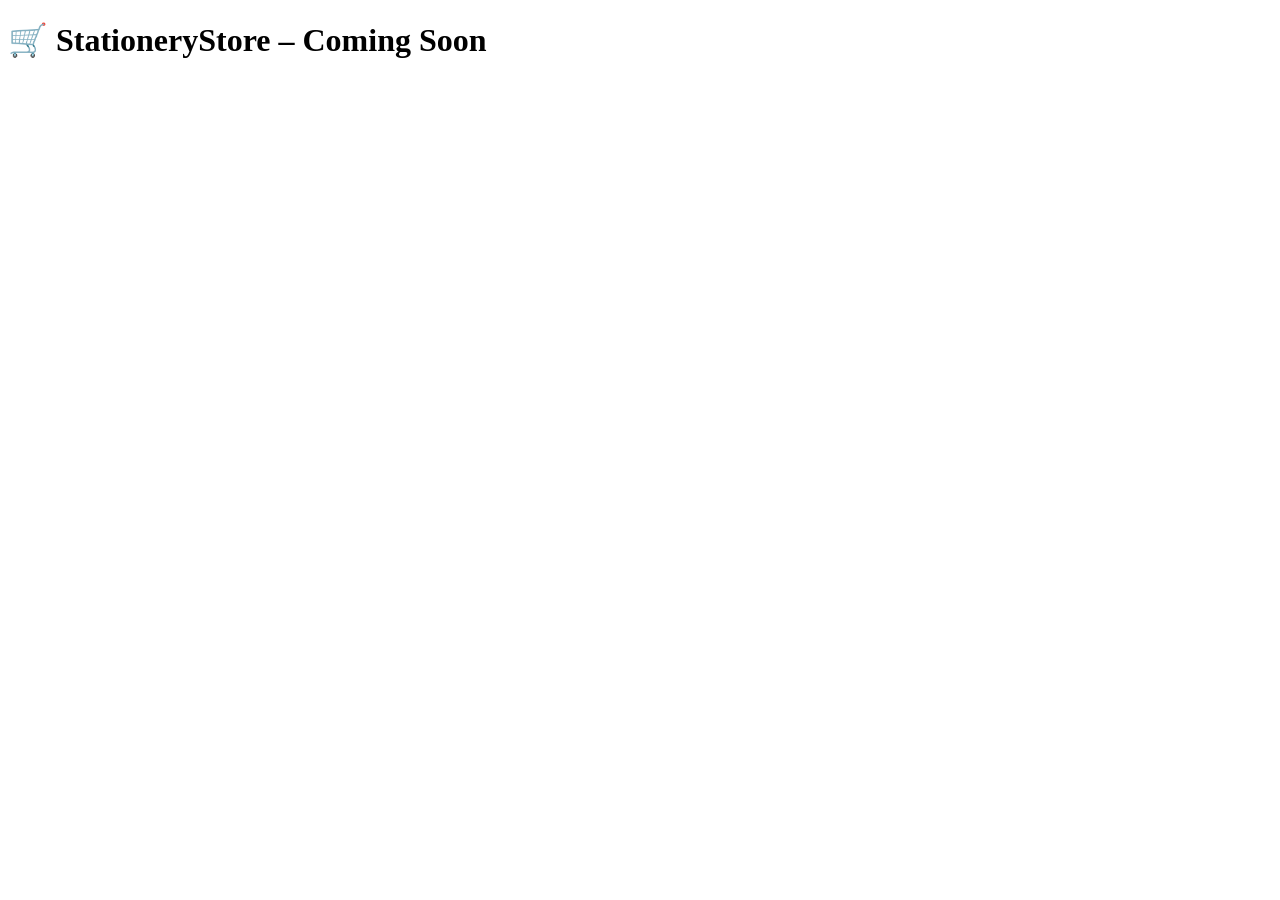
<file: index.html>
<!DOCTYPE html>
<html lang="vi">
<head>
  <meta charset="UTF-8" />
  <meta name="viewport" content="width=device-width, initial-scale=1.0" />
  <title>StationeryStore – Đồ Dùng Học Tập</title>
</head>
<body>
  <h1>🛒 StationeryStore – Coming Soon</h1>
</body>
</html>
</file>
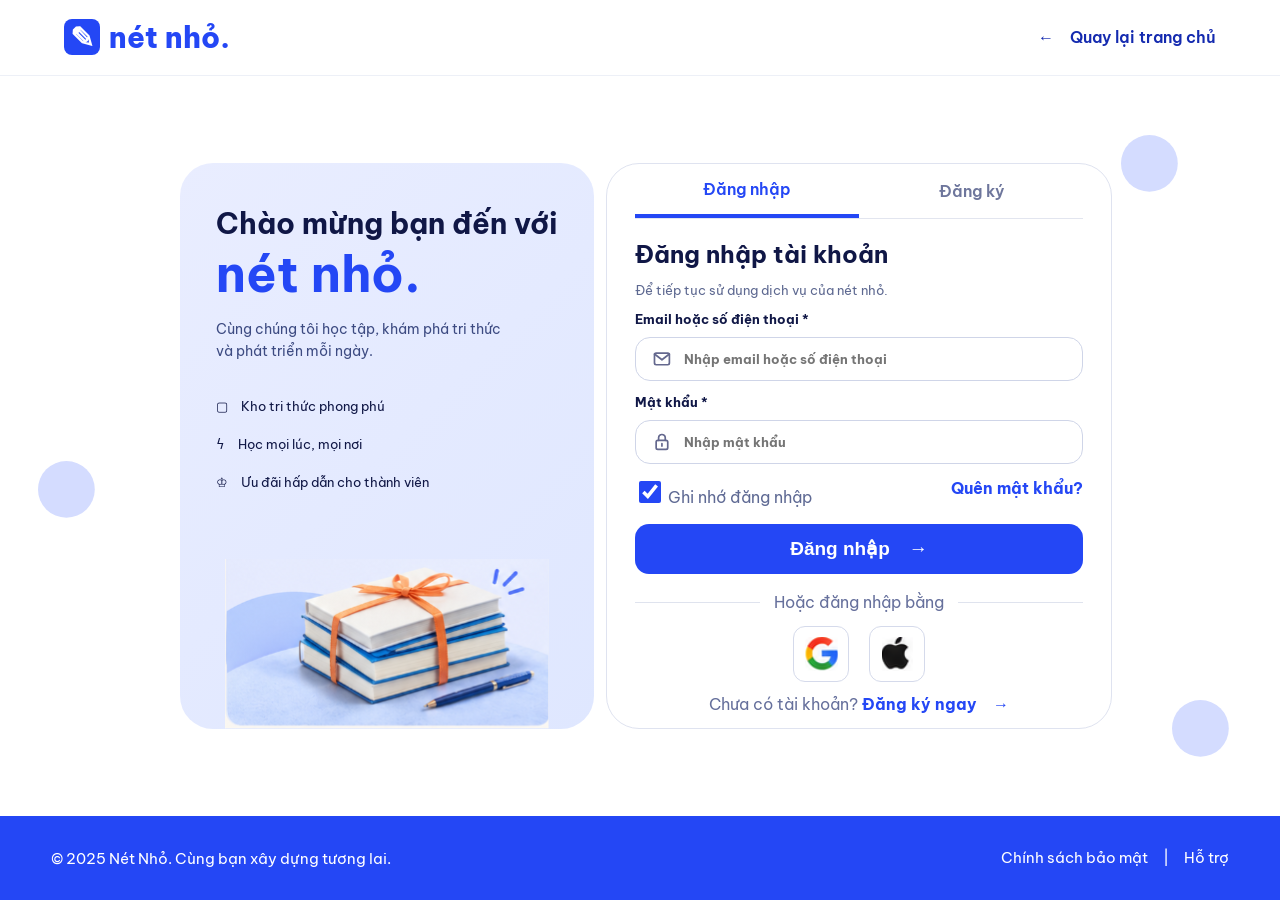
<file: pages/auth/login.html>
<!doctype html>
<html lang="vi">
  <head>
    <meta charset="utf-8" />
    <meta name="viewport" content="width=device-width,initial-scale=1" />
    <title>Đăng nhập | nét nhỏ.</title>
    <link rel="preconnect" href="https://fonts.googleapis.com" />
    <link
      href="https://fonts.googleapis.com/css2?family=Be+Vietnam+Pro:wght@400;500;600;700;800&display=swap"
      rel="stylesheet"
    />
    <link rel="stylesheet" href="../../css/auth/login.css" />
  </head>
  <body>
    <header class="login-header">
      <a class="brand" href="../../index.html"><span>✎</span>nét nhỏ.</a
      ><a class="home-link" href="../../index.html">←　Quay lại trang chủ</a>
    </header>
    <main class="login-page">
      <img
        class="login-decoration login-decoration--top"
        src="../../assets/images/login-decoration-circle.svg"
        alt=""
        aria-hidden="true"
      />
      <img
        class="login-decoration login-decoration--left"
        src="../../assets/images/login-decoration-circle.svg"
        alt=""
        aria-hidden="true"
      />
      <img
        class="login-decoration login-decoration--bottom"
        src="../../assets/images/login-decoration-circle.svg"
        alt=""
        aria-hidden="true"
      />
      <section class="login-box">
        <aside class="welcome">
          <h1>Chào mừng bạn đến với <strong>nét nhỏ.</strong></h1>
          <p>
            Cùng chúng tôi học tập, khám phá tri thức<br />và phát triển mỗi
            ngày.
          </p>
          <ul>
            <li>▢　Kho tri thức phong phú</li>
            <li>ϟ　Học mọi lúc, mọi nơi</li>
            <li>♔　Ưu đãi hấp dẫn cho thành viên</li>
          </ul>
          <img
            class="books"
            src="../../assets/images/books-illustration.svg"
            alt=""
            aria-hidden="true"
          />
        </aside>
        <section class="login-card">
          <div class="tabs" role="tablist" aria-label="Tài khoản">
            <button
              id="login-tab"
              class="active"
              type="button"
              role="tab"
              aria-selected="true"
              aria-controls="login-panel"
            >
              Đăng nhập
            </button>
            <button
              id="register-tab"
              type="button"
              role="tab"
              aria-selected="false"
              aria-controls="register-panel"
            >
              Đăng ký
            </button>
          </div>
          <section
            id="login-panel"
            role="tabpanel"
            aria-labelledby="login-tab"
          >
            <form>
              <h2>Đăng nhập tài khoản</h2>
              <p>Để tiếp tục sử dụng dịch vụ của nét nhỏ.</p>
              <label
                >Email hoặc số điện thoại *<input
                  class="input-icon input-icon--email"
                  type="email"
                  placeholder="Nhập email hoặc số điện thoại"
                  required
              /></label>
              <label
                >Mật khẩu *<input
                  class="input-icon input-icon--password"
                  type="password"
                  placeholder="Nhập mật khẩu"
                  required
              /></label>
              <div class="options">
                <label><input type="checkbox" checked /> Ghi nhớ đăng nhập</label>
                <a>Quên mật khẩu?</a>
              </div>
              <button class="login-button">Đăng nhập　→</button>
            </form>
            <div class="divider">Hoặc đăng nhập bằng</div>
            <div class="social">
              <button type="button" aria-label="Đăng nhập với Google" class="social-btn">
                <img
                  class="social-icon social-icon--google"
                  src="../../assets/icons/login-google.png"
                  alt=""
                />
              </button>
              <button type="button" aria-label="Đăng nhập với Apple" class="social-btn">
                <img
                  class="social-icon social-icon--apple"
                  src="../../assets/icons/login-apple.png"
                  alt=""
                />
              </button>
            </div>
            <p class="signup" >
              Chưa có tài khoản?
              <button class="text-button" type="button" data-show-register>
                Đăng ký ngay　→
              </button>
            </p>
          </section>
          <section
            id="register-panel"
            class="register-panel"
            role="tabpanel"
            aria-labelledby="register-tab"
            hidden
          >
            <form class="register-form">
              <h2>Tạo tài khoản</h2>
              <p>Đăng ký ngay để trải nghiệm nét nhỏ.</p>
              <label
                >Họ và tên *<input
                  type="text"
                  placeholder="Nhập họ và tên của bạn"
                  autocomplete="name"
                  required
              /></label>
              <label
                >Email *<input
                  type="email"
                  placeholder="Nhập địa chỉ email"
                  autocomplete="email"
                  required
              /></label>
              <label
                >Số điện thoại *<input
                  type="tel"
                  placeholder="Nhập số điện thoại"
                  autocomplete="tel"
                  required
              /></label>
              <label
                >Mật khẩu *<input
                  type="password"
                  placeholder="Tối thiểu 8 ký tự"
                  autocomplete="new-password"
                  minlength="8"
                  required
              /></label>
              <label
                >Xác nhận mật khẩu *<input
                  type="password"
                  placeholder="Nhập lại mật khẩu"
                  autocomplete="new-password"
                  minlength="8"
                  required
              /></label>
              <label class="terms">
                <input type="checkbox" required />
                <span
                  >Tôi đồng ý với Điều khoản sử dụng và Chính sách bảo mật của
                  nét nhỏ.</span
                >
              </label>
              <button class="login-button" type="submit">
                Tạo tài khoản　→
              </button>
            </form>
            <p class="signup">
              Đã có tài khoản?
              <button class="text-button" type="button" data-show-login>
                Đăng nhập ngay　→
              </button>
            </p>
          </section>
        </section>
      </section>
    </main>
    <footer>
      <span>© 2025 Nét Nhỏ. Cùng bạn xây dựng tương lai.</span
      ><span>Chính sách bảo mật　|　Hỗ trợ</span>
    </footer>
    <script src="../../js/auth/auth-tabs.js"></script>
  </body>
</html>
</file>
<file: css/auth/login.css>
:root {
    --b: #2447f5;
    --ink: #101746;
}

* {
    box-sizing: border-box;
}

body {
    margin: 0;
    min-height: 100vh;
    display: flex;
    flex-direction: column;
    color: var(--ink);
    font-family: "Be Vietnam Pro", Arial, sans-serif;
}

a,
button,
input {
    cursor: pointer;
}

a {
    text-decoration: none;
    color: inherit;
}

.login-header {
    height: 76px;
    display: flex;
    align-items: center;
    justify-content: space-between;
    padding: 0 5%;
    border-bottom: 1px solid #edf0f7;
}

.brand {
    color: var(--b);
    font-size: 29px;
    font-weight: 800;
}

.brand span {
    display: inline-grid;
    place-items: center;
    width: 36px;
    height: 36px;
    margin-right: 9px;
    border-radius: 8px;
    background: var(--b);
    color: white;
}

.home-link {
    color: #142aaf;
    font-weight: 600;
}

.login-page {
    position: relative;
    flex: 1;
    display: grid;
    place-items: center;
    padding: 20px;
    overflow: hidden;
    background: #fff;
}

.login-decoration {
    position: absolute;
    width: 57px;
    height: 57px;
    pointer-events: none;
}

.login-decoration--top {
    top: 8%;
    right: 8%;
}

.login-decoration--left {
    top: 52%;
    left: 3%;
}

.login-decoration--bottom {
    right: 4%;
    bottom: 8%;
}

.login-box {
    position: relative;
    z-index: 1;
    width: min(920px, 100%);
    min-height: 520px;
    display: grid;
    grid-template-columns: 45% 55%;
    gap: 12px;
}

.welcome {
    position: relative;
    overflow: hidden;
    padding: 42px 36px;
    background: linear-gradient(135deg, #e9edff, #dfe7ff);
    border-radius: 33px;
}

.welcome h1 {
    margin: 0;
    font-size: 29px;
}

.welcome h1 strong {
    display: block;
    color: var(--b);
    font-size: 50px;
}

.welcome p {
    font-size: 14px;
    color: #3d4b82;
    line-height: 1.55;
}

.welcome ul {
    padding: 12px 0;
    list-style: none;
    font-size: 13px;
    line-height: 2.9;
}

.books {
    position: absolute;
    bottom: 0;
    left: 0;
    width: 100%;
    height: 170px;
    object-fit: contain;
    object-position: center bottom;
}

.login-card {
    padding: 0 28px;
    border: 1px solid #dfe3f0;
    border-radius: 33px;
    background: #fff;
}

.tabs {
    display: flex;
    height: 55px;
    border-bottom: 1px solid #e2e5ef;
}

.tabs button {
    width: 50%;
    border: 0;
    background: transparent;
    color: #6e769c;
    font: inherit;
    font-size: 16px;
    font-weight: 600;
}

.tabs .active {
    color: var(--b);
    border-bottom: 4px solid var(--b);
}

.register-panel[hidden] {
    display: none;
}

form {
    padding-top: 20px;
}

h2 {
    margin: 0 0 10px;
    font-size: 24px;
}

form > p {
    color: #5e6991;
    font-size: 13px;
}

form > label {
    display: block;
    margin: 13px 0;
    font-size: 13px;
    font-weight: 700;
}

form input:not([type="checkbox"]) {
    display: block;
    width: 100%;
    height: 44px;
    margin-top: 10px;
    padding: 0 19px;
    border: 1px solid #cfd5e8;
    border-radius: 15px;
    font: inherit;
    font-size: 13px;
}

form input.input-icon {
    padding-left: 48px;
    background-repeat: no-repeat;
    background-position: 16px center;
    background-size: 20px 20px;
}

.input-icon--email {
    background-image: url("../../assets/icons/email.svg");
}

.input-icon--password {
    background-image: url("../../assets/icons/lock.svg");
}

.options {
    display: flex;
    justify-content: space-between;
    margin: 14px 0 17px;
    color: #5f6a94;
}

.options input {
    width: 22px;
    height: 22px;
    accent-color: var(--b);
}

.options a,
.signup a {
    color: var(--b);
    font-weight: 700;
}

.text-button {
    padding: 0;
    border: 0;
    background: transparent;
    color: var(--b);
    font: inherit;
    font-weight: 700;
}

.login-button {
    width: 100%;
    height: 50px;
    border: 0;
    border-radius: 14px;
    background: var(--b);
    color: #fff;
    font-size: 19px;
    font-weight: 700;
}

.register-form {
    padding-top: 18px;
}

.register-form > p {
    margin: 0 0 12px;
}

.register-form > label {
    margin: 9px 0;
}

.register-form input:not([type="checkbox"]) {
    height: 38px;
    margin-top: 6px;
    border-radius: 10px;
}

.register-form .terms {
    display: flex;
    align-items: flex-start;
    gap: 8px;
    margin: 12px 0;
    color: #5f6a94;
    font-size: 11px;
    font-weight: 400;
    line-height: 1.5;
}

.terms input {
    flex: 0 0 auto;
    width: 16px;
    height: 16px;
    margin: 0;
    accent-color: var(--b);
}

.register-panel .signup {
    margin: 12px 0;
}

.divider {
    display: flex;
    align-items: center;
    gap: 14px;
    margin: 18px 0 14px;
    color: #66709c;
}

.divider:before,
.divider:after {
    content: "";
    flex: 1;
    border-top: 1px solid #dfe3ee;
}

.social {
    display: flex;
    justify-content: center;
    gap: 20px;
}

.social button {
    width: 56px;
    height: 56px;
    border: 1px solid #d5daeb;
    border-radius: 12px;
    background: #fff;
    display: inline-flex;
    align-items: center;
    justify-content: center;
    padding: 0;
}

.social-icon {
    max-width: 70%;
    max-height: 70%;
    display: block;
}

.social-icon--google {
    width: 33px;
}

.social-icon--apple {
    width: 31px;
}

.signup {
    margin: 16px 0 0;
    text-align: center;
    color: #66709c;
    margin: 12px 0;
}

footer {
    height: 84px;
    display: flex;
    align-items: center;
    justify-content: space-between;
    padding: 0 4%;
    background: var(--b);
    color: #fff;
    font-size: 15px;
}

@media (max-width: 800px) {
    .login-box {
        grid-template-columns: 1fr;
        min-height: 0;
    }

    .welcome {
        min-height: 300px;
        padding: 45px 35px;
    }

    .login-card {
        padding: 0 25px;
    }

    .login-header {
        height: 64px;
    }

    .brand {
        font-size: 23px;
    }

    .welcome h1 strong {
        font-size: 52px;
    }

    footer {
        height: auto;
        padding: 22px;
        gap: 10px;
        flex-direction: column;
        font-size: 12px;
    }

}
</file>
